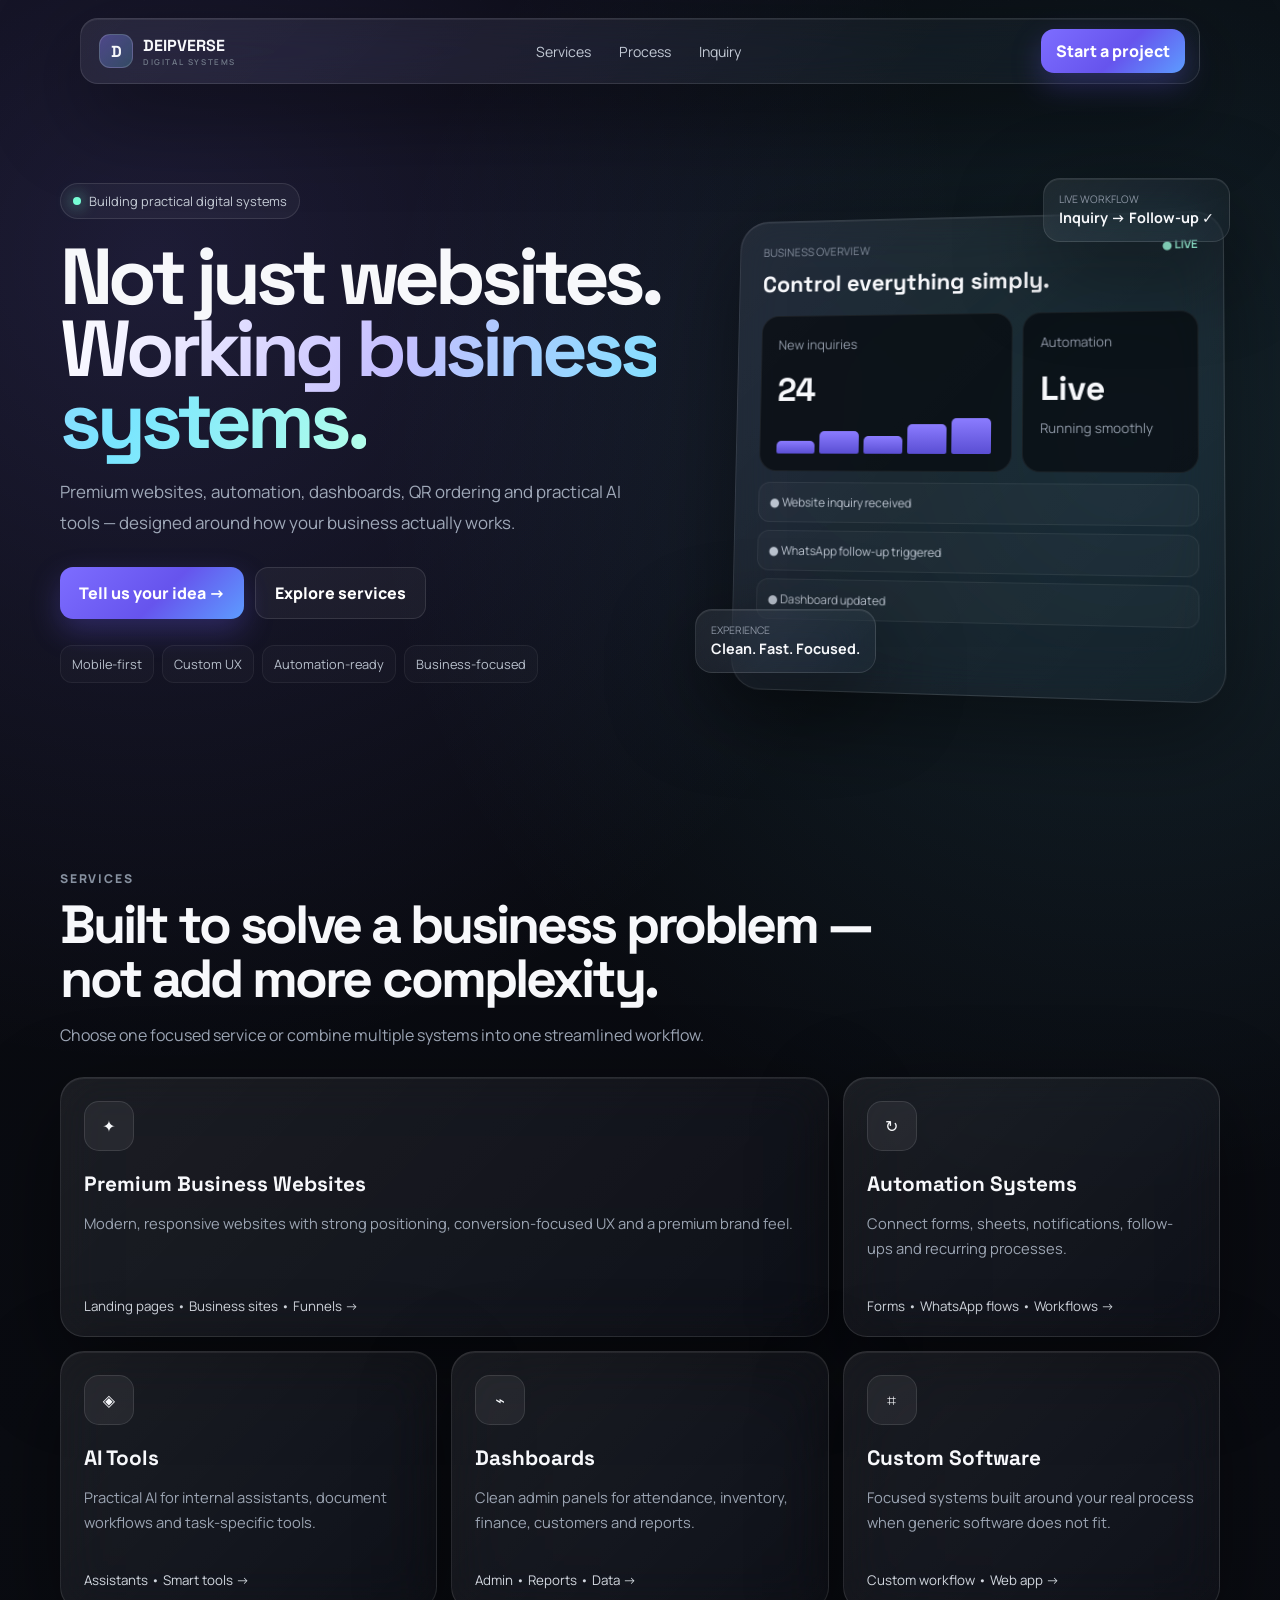
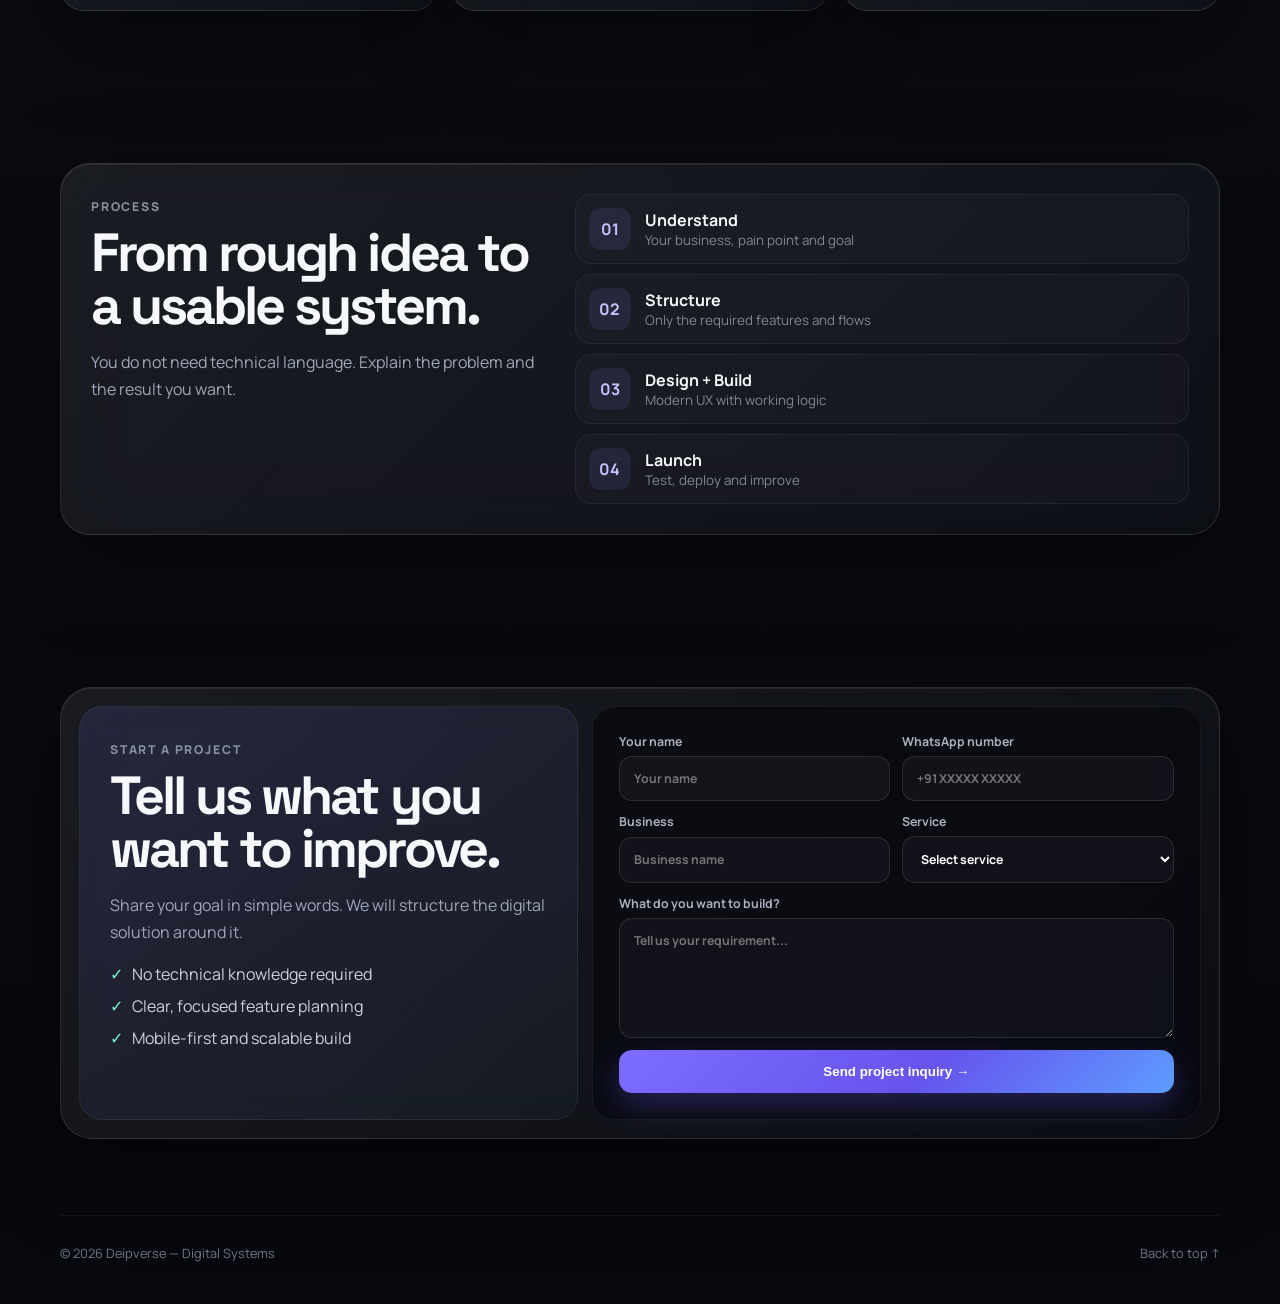
<file: services-site/index.html>
<!doctype html>
<html lang="en">
<head>
<meta charset="utf-8"><meta name="viewport" content="width=device-width,initial-scale=1">
<meta name="theme-color" content="#07080d">
<title>Deipverse — Digital Systems</title>
<meta name="description" content="Premium websites, automation, dashboards and AI tools for modern businesses.">
<link rel="preconnect" href="https://fonts.googleapis.com">
<link rel="preconnect" href="https://fonts.gstatic.com" crossorigin>
<link href="https://fonts.googleapis.com/css2?family=Manrope:wght@400;500;600;700;800&family=Space+Grotesk:wght@600;700&display=swap" rel="stylesheet">
<link rel="stylesheet" href="./style.css">
</head>
<body>
<nav class="nav glass">
  <a class="brand" href="#top"><span class="mark">D</span><span>DEIPVERSE<small>DIGITAL SYSTEMS</small></span></a>
  <div class="navlinks"><a href="#services">Services</a><a href="#process">Process</a><a href="#inquiry">Inquiry</a></div>
  <a class="btn" href="#inquiry">Start a project</a>
</nav>

<main id="top">
<section class="hero wrap">
  <div class="copy reveal on">
    <span class="kicker"><i></i> Building practical digital systems</span>
    <h1>Not just websites. <em>Working business systems.</em></h1>
    <p>Premium websites, automation, dashboards, QR ordering and practical AI tools — designed around how your business actually works.</p>
    <div class="actions"><a class="btn big" href="#inquiry">Tell us your idea →</a><a class="ghost big" href="#services">Explore services</a></div>
    <div class="proofs"><span>Mobile-first</span><span>Custom UX</span><span>Automation-ready</span><span>Business-focused</span></div>
  </div>
  <div class="visual reveal on">
    <div class="dashboard glass" id="tilt">
      <div class="dashTop"><span>BUSINESS OVERVIEW</span><b>● LIVE</b></div>
      <h3>Control everything simply.</h3>
      <div class="metrics"><div><small>New inquiries</small><strong>24</strong><span class="bars"><i></i><i></i><i></i><i></i><i></i></span></div><div><small>Automation</small><strong>Live</strong><small>Running smoothly</small></div></div>
      <div class="activity"><span>● Website inquiry received</span><span>● WhatsApp follow-up triggered</span><span>● Dashboard updated</span></div>
    </div>
    <div class="float f1 glass"><small>LIVE WORKFLOW</small><b>Inquiry → Follow-up ✓</b></div>
    <div class="float f2 glass"><small>EXPERIENCE</small><b>Clean. Fast. Focused.</b></div>
  </div>
</section>

<section id="services" class="wrap section">
  <div class="head reveal"><span>SERVICES</span><h2>Built to solve a business problem — not add more complexity.</h2><p>Choose one focused service or combine multiple systems into one streamlined workflow.</p></div>
  <div class="grid">
    <article class="card glass wide reveal"><i>✦</i><h3>Premium Business Websites</h3><p>Modern, responsive websites with strong positioning, conversion-focused UX and a premium brand feel.</p><small>Landing pages • Business sites • Funnels →</small></article>
    <article class="card glass reveal"><i>↻</i><h3>Automation Systems</h3><p>Connect forms, sheets, notifications, follow-ups and recurring processes.</p><small>Forms • WhatsApp flows • Workflows →</small></article>
    <article class="card glass reveal"><i>◈</i><h3>AI Tools</h3><p>Practical AI for internal assistants, document workflows and task-specific tools.</p><small>Assistants • Smart tools →</small></article>
    <article class="card glass reveal"><i>⌁</i><h3>Dashboards</h3><p>Clean admin panels for attendance, inventory, finance, customers and reports.</p><small>Admin • Reports • Data →</small></article>
    <article class="card glass reveal"><i>⌗</i><h3>Custom Software</h3><p>Focused systems built around your real process when generic software does not fit.</p><small>Custom workflow • Web app →</small></article>
  </div>
</section>

<section id="process" class="wrap section">
  <div class="process glass reveal">
    <div><span class="eyebrow">PROCESS</span><h2>From rough idea to a usable system.</h2><p>You do not need technical language. Explain the problem and the result you want.</p></div>
    <div class="steps">
      <div><b>01</b><span><strong>Understand</strong><small>Your business, pain point and goal</small></span></div>
      <div><b>02</b><span><strong>Structure</strong><small>Only the required features and flows</small></span></div>
      <div><b>03</b><span><strong>Design + Build</strong><small>Modern UX with working logic</small></span></div>
      <div><b>04</b><span><strong>Launch</strong><small>Test, deploy and improve</small></span></div>
    </div>
  </div>
</section>

<section id="inquiry" class="wrap section">
  <div class="contact glass reveal">
    <div class="contactCopy"><span class="eyebrow">START A PROJECT</span><h2>Tell us what you want to improve.</h2><p>Share your goal in simple words. We will structure the digital solution around it.</p><ul><li>No technical knowledge required</li><li>Clear, focused feature planning</li><li>Mobile-first and scalable build</li></ul></div>
    <form name="project-inquiry" method="POST" data-netlify="true" netlify-honeypot="bot-field" id="form">
      <input type="hidden" name="form-name" value="project-inquiry"><input class="hide" name="bot-field">
      <div class="row"><label>Your name<input name="name" required placeholder="Your name"></label><label>WhatsApp number<input name="phone" required placeholder="+91 XXXXX XXXXX"></label></div>
      <div class="row"><label>Business<input name="business" placeholder="Business name"></label><label>Service<select name="service" required><option value="">Select service</option><option>Business Website</option><option>Automation</option><option>AI Tool</option><option>Dashboard / Admin Panel</option><option>QR Ordering System</option><option>Custom Software</option></select></label></div>
      <label>What do you want to build?<textarea name="requirement" required placeholder="Tell us your requirement..."></textarea></label>
      <button class="btn submit" type="submit">Send project inquiry →</button>
      <div id="success">Inquiry submitted successfully.</div>
    </form>
  </div>
</section>
</main>

<footer class="wrap"><span>© <span id="year"></span> Deipverse — Digital Systems</span><a href="#top">Back to top ↑</a></footer>
<script src="./app.js"></script>
</body>
</html>
</file>
<file: services-site/style.css>
:root{--bg:#07080d;--text:#f7f8fb;--muted:#9fa8b8;--line:rgba(255,255,255,.11);--line2:rgba(255,255,255,.06);--violet:#8b7cff;--cyan:#68e1ff;--mint:#78ffd6;--shadow:0 28px 90px rgba(0,0,0,.44)}*{box-sizing:border-box}html{scroll-behavior:smooth}body{margin:0;color:var(--text);font-family:Manrope,system-ui;background:radial-gradient(circle at 12% 9%,rgba(139,124,255,.17),transparent 28%),radial-gradient(circle at 88% 15%,rgba(104,225,255,.12),transparent 28%),linear-gradient(180deg,#07080d,#0a0c12 50%,#07080d);min-height:100vh}body:before{content:"";position:fixed;inset:0;z-index:-1;opacity:.25;background-image:linear-gradient(rgba(255,255,255,.025) 1px,transparent 1px),linear-gradient(90deg,rgba(255,255,255,.025) 1px,transparent 1px);background-size:48px 48px;mask-image:linear-gradient(#000,transparent 80%)}a{text-decoration:none;color:inherit}.wrap{width:min(1160px,92vw);margin:auto}.glass{background:linear-gradient(135deg,rgba(255,255,255,.075),rgba(255,255,255,.025));border:1px solid var(--line);backdrop-filter:blur(24px) saturate(135%);-webkit-backdrop-filter:blur(24px) saturate(135%);box-shadow:inset 0 1px 0 rgba(255,255,255,.07),var(--shadow)}.nav{position:fixed;top:18px;left:50%;transform:translateX(-50%);z-index:20;width:min(1120px,92vw);height:66px;border-radius:18px;padding:0 14px 0 18px;display:flex;align-items:center;justify-content:space-between}.brand{display:flex;gap:10px;align-items:center;font:700 1rem "Space Grotesk"}.brand small{display:block;font:600 8px Manrope;letter-spacing:.2em;color:#727b89}.mark{width:34px;height:34px;border-radius:11px;display:grid;place-items:center;background:linear-gradient(135deg,rgba(139,124,255,.4),rgba(104,225,255,.2));border:1px solid rgba(255,255,255,.15)}.navlinks{display:flex;gap:4px}.navlinks a{padding:9px 12px;border-radius:11px;color:#c2c9d4;font-size:.88rem}.navlinks a:hover{background:rgba(255,255,255,.06)}.btn,.ghost{display:inline-flex;align-items:center;justify-content:center;border:0;border-radius:13px;padding:11px 15px;font-weight:800;color:white;background:linear-gradient(135deg,#7d6dff,#6654ed 55%,#5d9cff);box-shadow:0 12px 30px rgba(112,92,255,.28);transition:.22s}.btn:hover,.ghost:hover{transform:translateY(-2px)}.ghost{background:rgba(255,255,255,.045);border:1px solid var(--line);box-shadow:none}.hero{min-height:790px;padding:148px 0 72px;display:grid;grid-template-columns:1.08fr .92fr;gap:45px;align-items:center}.kicker{display:inline-flex;gap:8px;align-items:center;padding:8px 12px;border-radius:999px;border:1px solid var(--line);background:rgba(255,255,255,.04);color:#c7ced8;font-size:.8rem}.kicker i{width:8px;height:8px;border-radius:50%;background:var(--mint);box-shadow:0 0 16px var(--mint)}h1{font:700 clamp(3.5rem,6.2vw,6.4rem)/.91 "Space Grotesk";letter-spacing:-.065em;margin:22px 0 20px}h1 em{font-style:normal;background:linear-gradient(110deg,#fff,#c5bfff 38%,#78e5ff 72%,#b4ffe9);-webkit-background-clip:text;color:transparent}.copy>p{max-width:670px;color:var(--muted);font-size:1.06rem;line-height:1.8}.actions{display:flex;gap:11px;margin-top:29px}.big{padding:14px 19px}.proofs{display:flex;flex-wrap:wrap;gap:8px;margin-top:26px}.proofs span{border:1px solid var(--line2);background:rgba(255,255,255,.025);padding:9px 11px;border-radius:12px;color:#b7bfcb;font-size:.8rem}.visual{height:520px;position:relative;perspective:1200px}.dashboard{position:absolute;inset:40px 0 0 20px;padding:24px;border-radius:30px;transform:rotateY(-8deg) rotateX(4deg);transition:.18s}.dashTop{display:flex;justify-content:space-between;color:#818b9a;font-size:.72rem}.dashTop b{color:#9fffe2}.dashboard h3{font:700 1.45rem "Space Grotesk";margin:11px 0 18px}.metrics{display:grid;grid-template-columns:1.2fr .8fr;gap:10px}.metrics>div{background:rgba(7,9,14,.7);border:1px solid var(--line2);padding:17px;border-radius:18px;min-height:135px}.metrics strong{display:block;font:700 2.1rem "Space Grotesk";margin:15px 0 6px}.metrics small{color:#8f98a6}.bars{height:38px;display:flex;gap:5px;align-items:end}.bars i{width:18%;border-radius:5px 5px 2px 2px;background:linear-gradient(#8b7cff,#5a4ed3)}.bars i:nth-child(1){height:35%}.bars i:nth-child(2){height:60%}.bars i:nth-child(3){height:48%}.bars i:nth-child(4){height:78%}.bars i:nth-child(5){height:95%}.activity{display:grid;gap:8px;margin-top:11px}.activity span{padding:11px;border:1px solid var(--line2);border-radius:12px;background:rgba(255,255,255,.028);color:#bbc3cf;font-size:.76rem}.float{position:absolute;padding:13px 15px;border-radius:17px;animation:float 5s ease-in-out infinite}.float small{display:block;color:#8d96a4;font-size:.65rem}.float b{font-size:.9rem}.f1{right:-10px;top:5px}.f2{left:-12px;bottom:20px;animation-delay:-2.2s}@keyframes float{50%{transform:translateY(-10px)}}.section{padding:76px 0}.head{max-width:900px;margin-bottom:28px}.head>span,.eyebrow{font-size:.76rem;font-weight:800;letter-spacing:.15em;color:#8791a0}.head h2,.process h2,.contact h2{font:700 clamp(2.3rem,4.2vw,4rem)/1 "Space Grotesk";letter-spacing:-.055em;margin:10px 0 12px}.head p,.process p,.contact p{color:var(--muted);line-height:1.7}.grid{display:grid;grid-template-columns:repeat(12,1fr);gap:14px}.card{grid-column:span 4;min-height:260px;border-radius:24px;padding:23px;position:relative;transition:.25s}.card.wide{grid-column:span 8}.card:hover{transform:translateY(-6px);border-color:rgba(255,255,255,.2)}.card>i{font-style:normal;width:50px;height:50px;border-radius:15px;display:grid;place-items:center;background:rgba(255,255,255,.06);border:1px solid var(--line)}.card h3{font:700 1.3rem "Space Grotesk";margin:20px 0 8px}.card p{color:#9ca5b3;line-height:1.65;font-size:.92rem}.card small{position:absolute;bottom:21px;color:#d2d7df}.process{border-radius:30px;padding:30px;display:grid;grid-template-columns:.85fr 1.15fr;gap:30px}.steps{display:grid;gap:10px}.steps>div{display:grid;grid-template-columns:44px 1fr;gap:12px;align-items:center;border:1px solid var(--line2);background:rgba(255,255,255,.025);border-radius:16px;padding:13px}.steps b{width:42px;height:42px;border-radius:12px;display:grid;place-items:center;background:rgba(139,124,255,.11);color:#c9c2ff}.steps strong,.steps small{display:block}.steps small{color:#7f8997}.contact{border-radius:32px;padding:18px;display:grid;grid-template-columns:.9fr 1.1fr;gap:14px}.contactCopy{padding:30px;border-radius:23px;background:linear-gradient(145deg,rgba(139,124,255,.12),rgba(104,225,255,.035));border:1px solid var(--line2)}.contactCopy ul{padding:0;list-style:none;display:grid;gap:10px;color:#cbd2dc}.contactCopy li:before{content:"✓";color:var(--mint);margin-right:9px}form{padding:26px;border:1px solid var(--line2);border-radius:23px;background:rgba(7,9,14,.65);display:grid;gap:12px}.row{display:grid;grid-template-columns:1fr 1fr;gap:12px}label{display:grid;gap:6px;color:#a9b1bd;font-size:.77rem;font-weight:700}input,select,textarea{width:100%;padding:13px 14px;border-radius:13px;border:1px solid var(--line);background:rgba(255,255,255,.035);color:#fff;outline:none;font:inherit}input:focus,select:focus,textarea:focus{border-color:rgba(139,124,255,.75);box-shadow:0 0 0 4px rgba(139,124,255,.09)}textarea{min-height:120px;resize:vertical}option{background:#0d1017}.submit{width:100%;padding:14px}.hide,#success{display:none}#success{padding:11px;border-radius:12px;background:rgba(120,255,214,.08);color:#aaffE8;border:1px solid rgba(120,255,214,.18);text-align:center}footer{padding:28px 0 42px;border-top:1px solid var(--line2);display:flex;justify-content:space-between;color:#707987;font-size:.8rem}.reveal{opacity:0;transform:translateY(18px);transition:.65s}.reveal.on{opacity:1;transform:none}@media(max-width:920px){.hero{grid-template-columns:1fr}.visual{max-width:650px;width:100%;margin:auto}.grid .card,.grid .wide{grid-column:span 6}.process,.contact{grid-template-columns:1fr}}@media(max-width:680px){.nav{top:10px;height:58px}.navlinks{display:none}.brand small{display:none}.hero{padding-top:112px;min-height:auto}h1{font-size:clamp(3.15rem,15vw,5rem)}.visual{height:410px}.dashboard{inset:20px 4px 0 8px;transform:none}.metrics{grid-template-columns:1fr 1fr}.section{padding:54px 0}.grid{grid-template-columns:1fr}.grid .card,.grid .wide{grid-column:auto}.row{grid-template-columns:1fr}.actions{flex-direction:column}.big{width:100%}.process,.contact{padding:12px}.contactCopy,form{padding:21px}}
</file>
